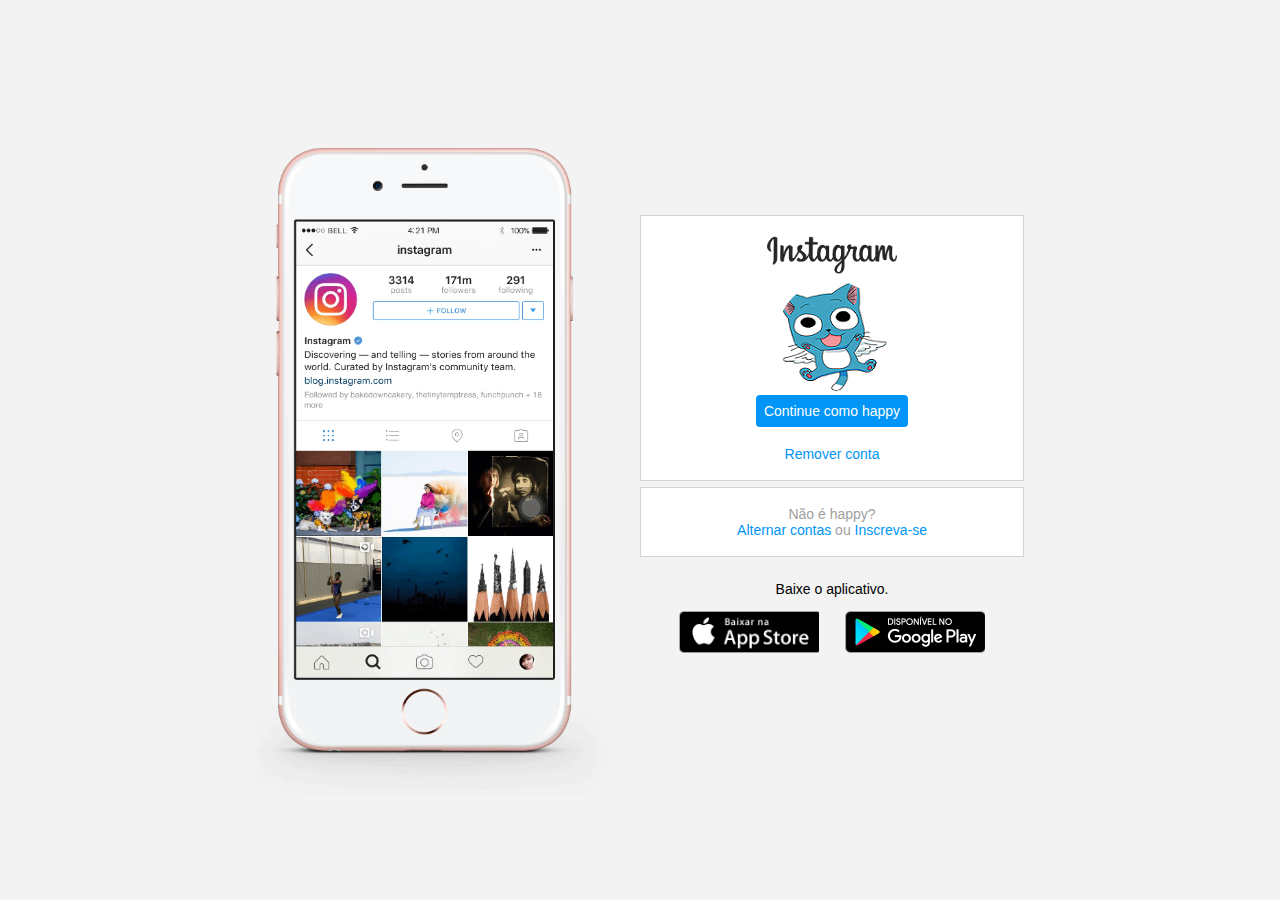
<file: instagram/index.html>
<!DOCTYPE html>
<html lang="en">
<head>
    <meta charset="UTF-8">
    <meta name="viewport" content="width=device-width, initial-scale=1.0">
    <link rel="stylesheet" href="./style.css">
    <title>Instagram</title>
</head>
<body>
    <div class="instagram-wrapper">
        <div class="instagram-phone">
            <img src="./img/instagram_celular.png" alt="Celular">
        </div>
        <div class="instagram-continue">
            <div class="group">
                <img src="./img/logo_instagram.png" alt="Instagram logo" class="instagram-logo">
                <div class="profile-photo">
                    <img src="./img/happy.png" alt="foto de perfil">
                </div>
                <a href="#" class="instagram-login">Continue como happy</a>
                <a href="" class="instagram-logout">Remover conta</a>
            </div>
            <div class="group">
                <p class="not-account">Não é happy?</p>
                <p class="not-account">
                    <span class="link-blue">Alternar contas</span>
                    ou 
                    <span class="link-blue">Inscreva-se</span>
                </p>                
            </div>
            <div class="get-the-app">
                <p class="get-app">Baixe o aplicativo.</p>
                <div class="download">
                    <a href="a" class="app-download"></a>
                    <a href="" class="app-download"></a>
                </div>
            </div>
        </div>
    </div>
</body>
</html>
</file>
<file: instagram/style.css>
*{
    padding: 0;
    margin: 0;
    box-sizing: border-box;
    text-decoration: none;
    font-family: sans-serif;
    font-size: 14px;
}

body{
    width: 100%;
    min-height: 100vh;
    background-color: rgb(243, 243, 243);
    margin: 0;
    padding: 0;
    display: flex;
    justify-content: center; 
}

.instagram-wrapper{
    display: flex;
    align-items: center; /* alinhamento eixo y*/
    justify-content: start; /* alinhamento eixo x */
    width:60%;
    height: 100vh;    
}

.instagram-phone{
    display: flex;
    align-items: center;
    align-content: center;
    width: 50%;   
}

.instagram-phone img{
    height: 50rem;
}

.instagram-continue{
    display: flex;
    align-items: center;/*horizontal*/
    justify-content: space-around;/*vertical*/
    flex-direction: column;
    width: 50%;
    min-height: 34rem;
}

.group{
    display: flex;
    justify-content: space-between;
    align-items: center;
    flex-direction: column;
    background-color: #ffffff;
    width: 100%;
    padding: 1.3rem 0;
    border: 1px solid lightgray;
}

.group:nth-child(1){
    min-height: 19rem;
}

.instagram-logo{
    height: 3rem;
}

.profile-photo{
    display: flex;
    justify-content: center;
    align-items: center;
    border-radius: 50%;
    overflow: hidden;
}

.instagram-photo img{
    height: 6rem;
}

.instagram-login{
    background-color: #0095f6;
    color:#ffffff;
    padding: 8px;
    border-radius: 4px;
}

.instagram-logout{
    color:#0095f6;
    margin-top: 1rem;
}

.not-account{
    color:rgb(160, 160, 160);
}

.link-blue{
    color:#0095f6;
}

.get-the-app{
    display: flex;
    flex-direction: column;
    align-items: center;
    justify-content: center;
    width: 100%;
    padding: 1.3rem 0;
}

.download{
    display: flex;
    width: 100%;
    justify-content: space-evenly;
    align-items: center;
    padding: 1rem;
}

.app-download{
    height: 3rem;
    width: 10rem;
    background-size: cover;
}

.app-download:nth-child(1){
    background-image: url(./img/btn_applestore.png);
}

.app-download:nth-child(2){
    background-image: url(./img/btn_googleplay.png);
}

/* Media queries */
@media (max-width:1024px){
    .instagram-wrapper{
        width: 90%;
    }
}

@media (max-width:650px){
    body{
        background-color: #ffffff;
    }

    .instagram-wrapper:{
      width: 90%;
    }

    .instagram-phone{
        display: none;
    }

    .instagram-continue{
        width: 100%;
    }

    .group{
        border:1px solid transparent;
    }
}
</file>
